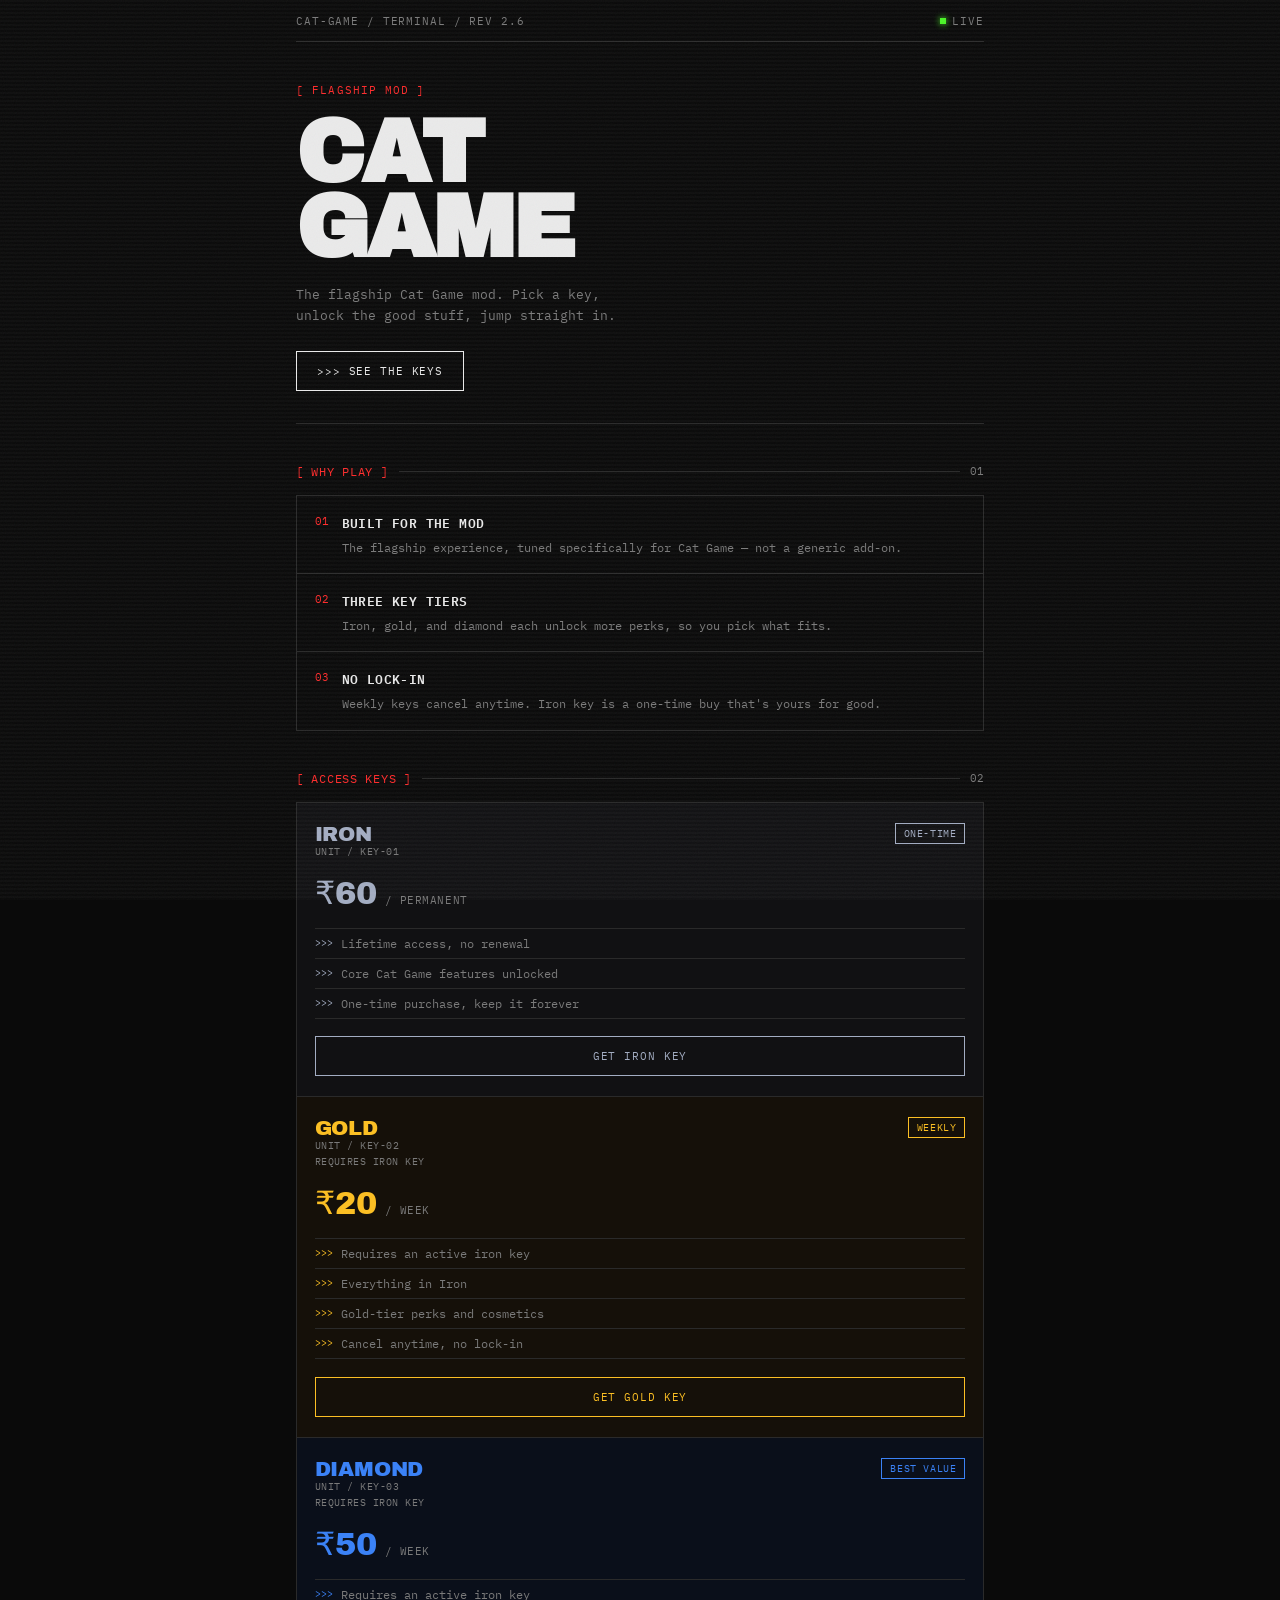
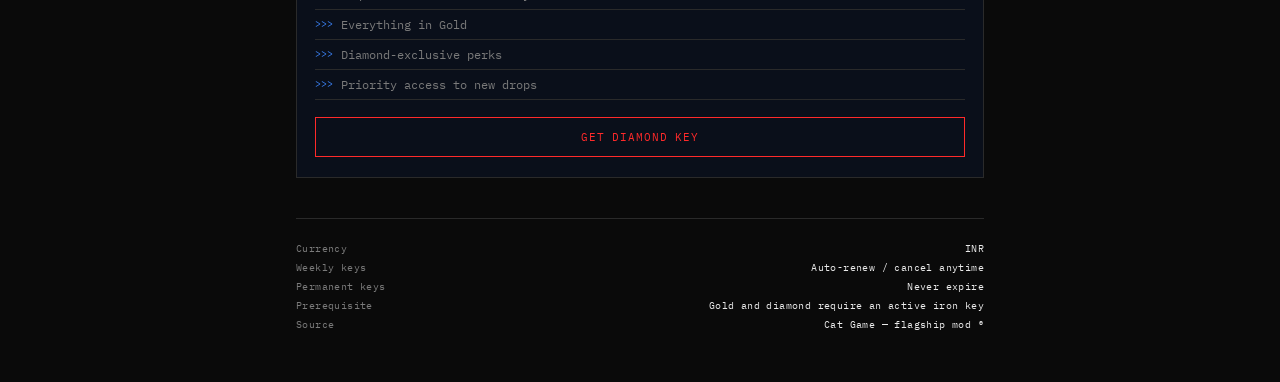
<file: prototype.html>
<!DOCTYPE html>
<html lang="en">
<head>
<meta charset="UTF-8">
<meta name="viewport" content="width=device-width, initial-scale=1, viewport-fit=cover">
<title>CAT GAME // TERMINAL (MULTI)</title>
<link rel="preconnect" href="https://fonts.googleapis.com">
<link rel="preconnect" href="https://fonts.gstatic.com" crossorigin>
<link href="https://fonts.googleapis.com/css2?family=IBM+Plex+Mono:wght@400;500;600;700&family=Archivo+Black&display=swap" rel="stylesheet">
<style>
  :root {
    --bg: #0a0a0a;
    --fg: #eaeaea;
    --dim: #7a7a7a;
    --red: #ff2a2a;
    --green: #4af626;
    --line: #2a2a2a;
    --iron: #a3adc2;
    --gold: #fbbf24;
    --diamond: #3b82f6;
    box-sizing: border-box;
    padding-top: env(safe-area-inset-top, 0px);
    padding-bottom: env(safe-area-inset-bottom, 0px);
  }
  * { box-sizing: border-box; }
  html { scroll-padding-top: env(safe-area-inset-top, 0px); }
  html, body { height: 100%; }
  body {
    margin: 0;
    background: var(--bg);
    color: var(--fg);
    font-family: 'IBM Plex Mono', monospace;
    position: relative;
    overflow-x: hidden;
  }

  /* CRT scanlines + noise, DOM-root wide */
  body::before {
    content: "";
    position: fixed; inset: 0;
    pointer-events: none;
    z-index: 50;
    background: repeating-linear-gradient(0deg, transparent, transparent 2px, rgba(255,255,255,0.025) 2px, rgba(255,255,255,0.025) 4px);
  }
  body::after {
    content: "";
    position: fixed; inset: 0;
    pointer-events: none;
    z-index: 49;
    opacity: 0.04;
    background-image: url("data:image/svg+xml,%3Csvg xmlns='http://www.w3.org/2000/svg' width='120' height='120'%3E%3Cfilter id='n'%3E%3CfeTurbulence type='fractalNoise' baseFrequency='0.9' numOctaves='2' stitchTiles='stitch'/%3E%3C/filter%3E%3Crect width='100%25' height='100%25' filter='url(%23n)'/%3E%3C/svg%3E");
  }

  .wrap { max-width: 720px; margin: 0 auto; padding: 0 1rem 3rem; position: relative; z-index: 1; }

  /* HEADER STRIP */
  .strip {
    display: grid;
    grid-template-columns: 1fr auto;
    border-bottom: 1px solid var(--line);
    padding: 0.85rem 0;
    font-size: 11px;
    letter-spacing: 0.08em;
    text-transform: uppercase;
    color: var(--dim);
  }
  .strip .led { display: flex; align-items: center; gap: 6px; }
  .strip .led .dot { width: 6px; height: 6px; background: var(--green); box-shadow: 0 0 6px var(--green); }

  /* HERO */
  .hero { padding: 2.5rem 0 2rem; border-bottom: 1px solid var(--line); }
  .hero .tag {
    font-size: 11px;
    letter-spacing: 0.1em;
    color: var(--red);
    margin: 0 0 1rem;
  }
  .hero h1 {
    font-family: 'Archivo Black', sans-serif;
    font-size: clamp(3rem, 17vw, 5.5rem);
    line-height: 0.85;
    letter-spacing: -0.03em;
    text-transform: uppercase;
    margin: 0 0 1.25rem;
  }
  .hero p {
    font-size: 13px;
    line-height: 1.6;
    color: var(--dim);
    max-width: 42ch;
    margin: 0 0 1.5rem;
  }
  .hero .btn {
    display: inline-block;
    background: transparent;
    border: 1px solid var(--fg);
    color: var(--fg);
    font-family: inherit;
    font-size: 11px;
    letter-spacing: 0.08em;
    text-transform: uppercase;
    padding: 12px 20px;
    cursor: pointer;
  }
  .hero .btn:active { background: var(--fg); color: var(--bg); }

  /* SECTION LABEL */
  .section-head {
    display: grid;
    grid-template-columns: auto 1fr auto;
    align-items: center;
    gap: 10px;
    margin: 2.5rem 0 1rem;
  }
  .section-head .bracket { color: var(--red); font-size: 12px; letter-spacing: 0.06em; text-transform: uppercase; white-space: nowrap; }
  .section-head .rule { height: 1px; background: var(--line); }
  .section-head .idx { color: var(--dim); font-size: 11px; }

  /* FEATURES: bimodal density grid */
  .features {
    display: grid;
    grid-template-columns: 1fr;
    gap: 1px;
    background: var(--line);
    border: 1px solid var(--line);
    margin-bottom: 1rem;
  }
  .feature { background: var(--bg); padding: 1rem 1.1rem; display: grid; grid-template-columns: auto 1fr; gap: 12px; }
  .feature .id { font-size: 11px; color: var(--red); letter-spacing: 0.05em; padding-top: 2px; }
  .feature h4 { margin: 0 0 4px; font-size: 13px; text-transform: uppercase; letter-spacing: 0.03em; font-weight: 600; }
  .feature p { margin: 0; font-size: 12px; line-height: 1.6; color: var(--dim); }

  /* PRICING — telemetry records */
  .records { display: grid; grid-template-columns: 1fr; gap: 1px; background: var(--line); border: 1px solid var(--line); }
  .record { background: var(--bg); padding: 1.25rem 1.1rem; }
  .record.featured { background: #0f0a0a; }
  .record.iron { background: #111113; }
  .record.gold { background: #151009; }
  .record.diamond.featured { background: #0a0f1a; }

  .requires {
    font-size: 9.5px;
    color: var(--dim);
    letter-spacing: 0.05em;
    text-transform: uppercase;
    margin-top: 3px;
  }

  .rec-top { display: grid; grid-template-columns: 1fr auto; align-items: start; margin-bottom: 1rem; }
  .rec-top .name { font-family: 'Archivo Black', sans-serif; font-size: 1.3rem; text-transform: uppercase; letter-spacing: -0.01em; }
  .rec-top .unit-id { font-size: 10px; color: var(--dim); letter-spacing: 0.05em; }
  .rec-top .flag {
    font-size: 10px;
    letter-spacing: 0.06em;
    text-transform: uppercase;
    border: 1px solid var(--line);
    padding: 3px 8px;
    color: var(--dim);
  }
  .record.featured .flag { border-color: var(--red); color: var(--red); }

  .record.iron .name, .record.iron dt, .record.iron .flag { color: var(--iron); }
  .record.iron .flag { border-color: var(--iron); }
  .record.iron ul.perks li::before { color: var(--iron); }
  .record.iron button.buy { border-color: var(--iron); color: var(--iron); }
  .record.iron button.buy:active { background: var(--iron); color: var(--bg); }

  .record.gold .name, .record.gold dt, .record.gold .flag { color: var(--gold); }
  .record.gold .flag { border-color: var(--gold); }
  .record.gold ul.perks li::before { color: var(--gold); }
  .record.gold button.buy { border-color: var(--gold); color: var(--gold); }
  .record.gold button.buy:active { background: var(--gold); color: var(--bg); }

  .record.diamond .name, .record.diamond dt, .record.diamond .flag { color: var(--diamond); }
  .record.diamond .flag { border-color: var(--diamond); }
  .record.diamond ul.perks li::before { color: var(--diamond); }
  .record.diamond button.buy { border-color: var(--diamond); color: var(--diamond); }
  .record.diamond button.buy:active { background: var(--diamond); color: var(--bg); }

  dl.price-block { display: flex; align-items: baseline; gap: 8px; margin: 0 0 1rem; }
  dl.price-block dt { font-size: 2rem; font-family: 'Archivo Black', sans-serif; }
  dl.price-block dd { margin: 0; font-size: 11px; color: var(--dim); text-transform: uppercase; letter-spacing: 0.05em; }

  ul.perks { list-style: none; margin: 0 0 1.1rem; padding: 0; border-top: 1px solid var(--line); }
  ul.perks li {
    font-size: 11.5px;
    color: var(--dim);
    padding: 7px 0;
    border-bottom: 1px solid var(--line);
    display: flex;
    gap: 8px;
  }
  ul.perks li::before { content: ">>>"; color: var(--red); font-size: 10px; }

  button.buy {
    width: 100%;
    background: transparent;
    border: 1px solid var(--fg);
    color: var(--fg);
    font-family: inherit;
    font-size: 11px;
    letter-spacing: 0.08em;
    text-transform: uppercase;
    padding: 12px;
    cursor: pointer;
  }
  .record.featured button.buy { border-color: var(--red); color: var(--red); }
  button.buy:active { background: var(--fg); color: var(--bg); }
  .record.featured button.buy:active { background: var(--red); color: var(--bg); }

  /* FOOTER READOUT */
  footer { border-top: 1px solid var(--line); margin-top: 2.5rem; padding-top: 1.25rem; }
  footer .row { display: grid; grid-template-columns: 1fr auto; font-size: 10px; color: var(--dim); letter-spacing: 0.04em; padding: 3px 0; }
  footer .row span:last-child { color: var(--fg); }
</style>
</head>
<body>

<div class="wrap">

  <div class="strip">
    <div>CAT-GAME / TERMINAL / REV 2.6</div>
    <div class="led"><span class="dot"></span>LIVE</div>
  </div>

  <div class="hero">
    <p class="tag">[ FLAGSHIP MOD ]</p>
    <h1>Cat<br>game</h1>
    <p>The flagship Cat Game mod. Pick a key, unlock the good stuff, jump straight in.</p>
    <button class="btn">&gt;&gt;&gt; See the keys</button>
  </div>

  <div class="section-head">
    <span class="bracket">[ Why play ]</span>
    <span class="rule"></span>
    <span class="idx">01</span>
  </div>
  <div class="features">
    <div class="feature">
      <span class="id">01</span>
      <div><h4>Built for the mod</h4><p>The flagship experience, tuned specifically for Cat Game — not a generic add-on.</p></div>
    </div>
    <div class="feature">
      <span class="id">02</span>
      <div><h4>Three key tiers</h4><p>Iron, gold, and diamond each unlock more perks, so you pick what fits.</p></div>
    </div>
    <div class="feature">
      <span class="id">03</span>
      <div><h4>No lock-in</h4><p>Weekly keys cancel anytime. Iron key is a one-time buy that's yours for good.</p></div>
    </div>
  </div>

  <div class="section-head">
    <span class="bracket">[ Access keys ]</span>
    <span class="rule"></span>
    <span class="idx">02</span>
  </div>
  <div class="records">

    <div class="record iron">
      <div class="rec-top">
        <div>
          <div class="name">Iron</div>
          <div class="unit-id">UNIT / KEY-01</div>
        </div>
        <span class="flag">One-time</span>
      </div>
      <dl class="price-block">
        <dt>₹60</dt>
        <dd>/ permanent</dd>
      </dl>
      <ul class="perks">
        <li>Lifetime access, no renewal</li>
        <li>Core Cat Game features unlocked</li>
        <li>One-time purchase, keep it forever</li>
      </ul>
      <button class="buy">Get iron key</button>
    </div>

    <div class="record gold">
      <div class="rec-top">
        <div>
          <div class="name">Gold</div>
          <div class="unit-id">UNIT / KEY-02</div>
          <div class="requires">Requires iron key</div>
        </div>
        <span class="flag">Weekly</span>
      </div>
      <dl class="price-block">
        <dt>₹20</dt>
        <dd>/ week</dd>
      </dl>
      <ul class="perks">
        <li>Requires an active iron key</li>
        <li>Everything in Iron</li>
        <li>Gold-tier perks and cosmetics</li>
        <li>Cancel anytime, no lock-in</li>
      </ul>
      <button class="buy">Get gold key</button>
    </div>

    <div class="record featured diamond">
      <div class="rec-top">
        <div>
          <div class="name">Diamond</div>
          <div class="unit-id">UNIT / KEY-03</div>
          <div class="requires">Requires iron key</div>
        </div>
        <span class="flag">Best value</span>
      </div>
      <dl class="price-block">
        <dt>₹50</dt>
        <dd>/ week</dd>
      </dl>
      <ul class="perks">
        <li>Requires an active iron key</li>
        <li>Everything in Gold</li>
        <li>Diamond-exclusive perks</li>
        <li>Priority access to new drops</li>
      </ul>
      <button class="buy">Get diamond key</button>
    </div>

  </div>

  <footer>
    <div class="row"><span>Currency</span><span>INR</span></div>
    <div class="row"><span>Weekly keys</span><span>Auto-renew / cancel anytime</span></div>
    <div class="row"><span>Permanent keys</span><span>Never expire</span></div>
    <div class="row"><span>Prerequisite</span><span>Gold and diamond require an active iron key</span></div>
    <div class="row"><span>Source</span><span>Cat Game — flagship mod ®</span></div>
  </footer>

</div>

</body>
</html>
</file>
